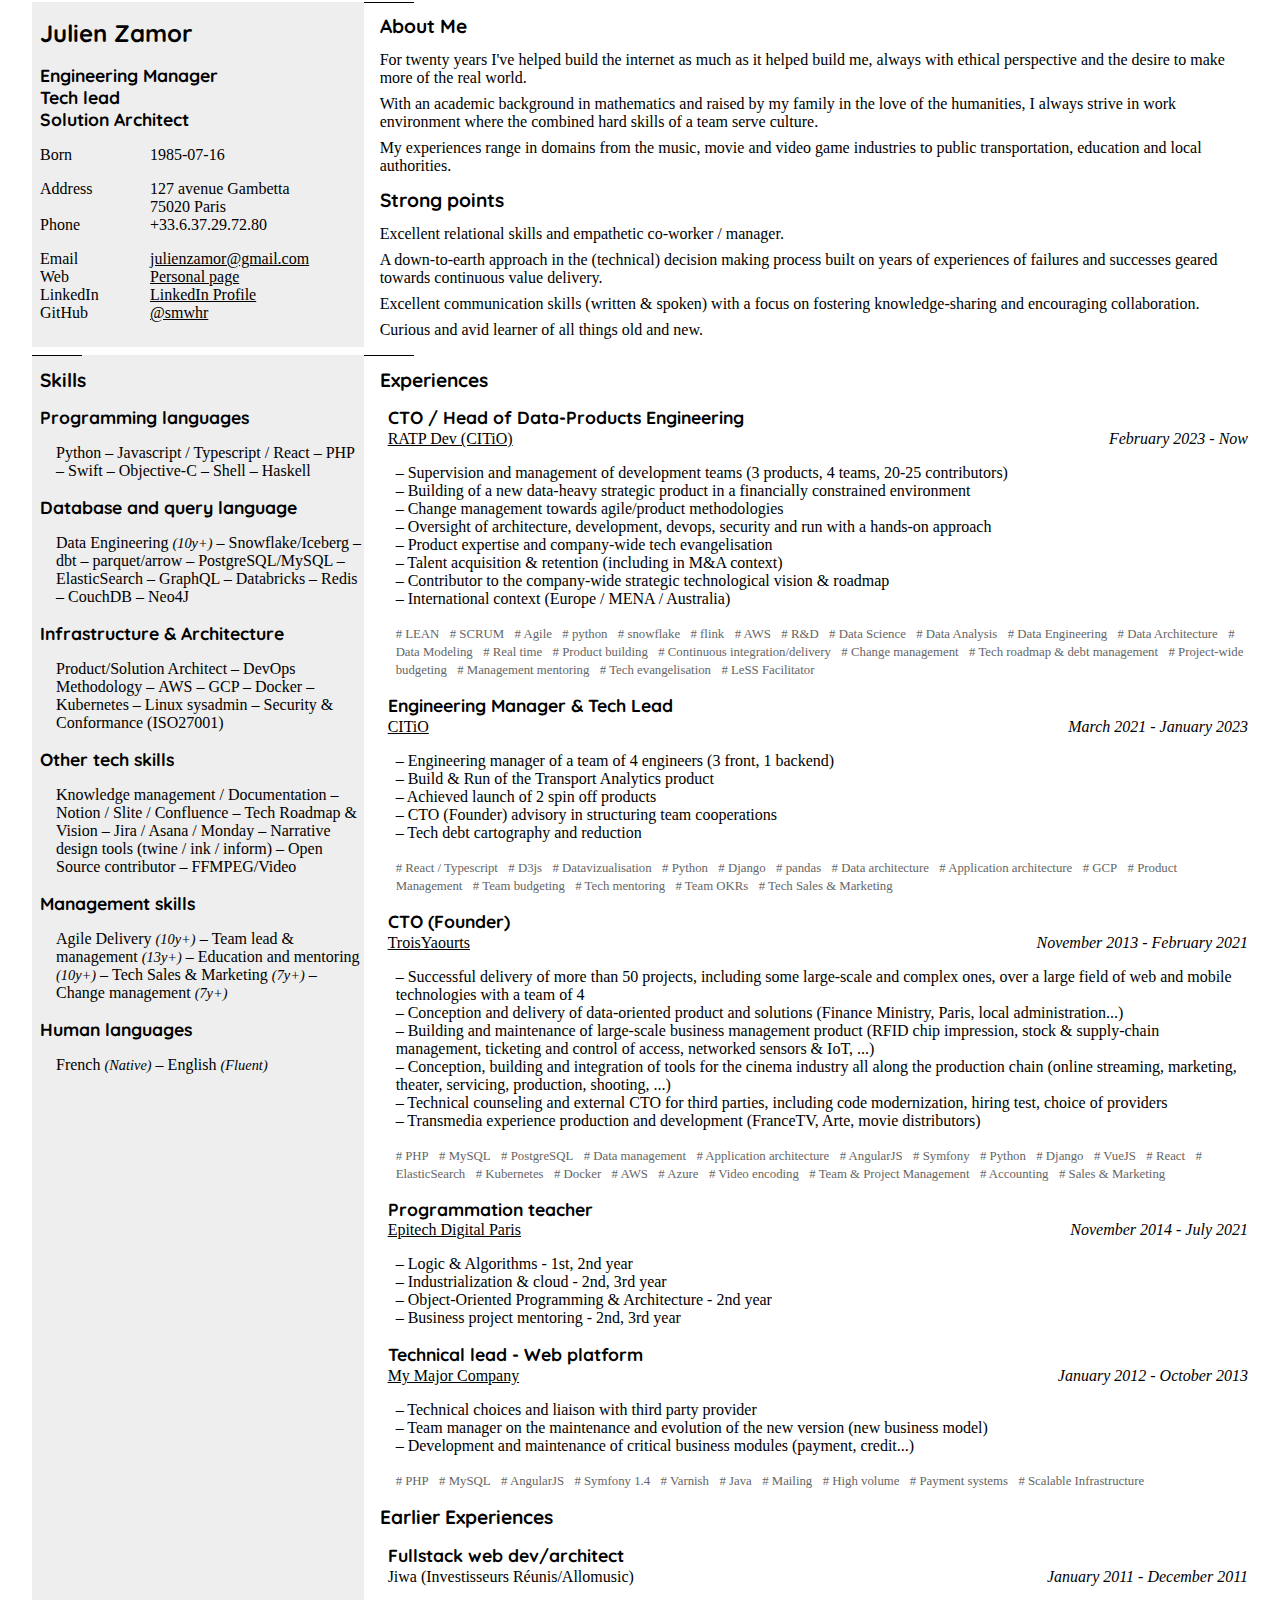
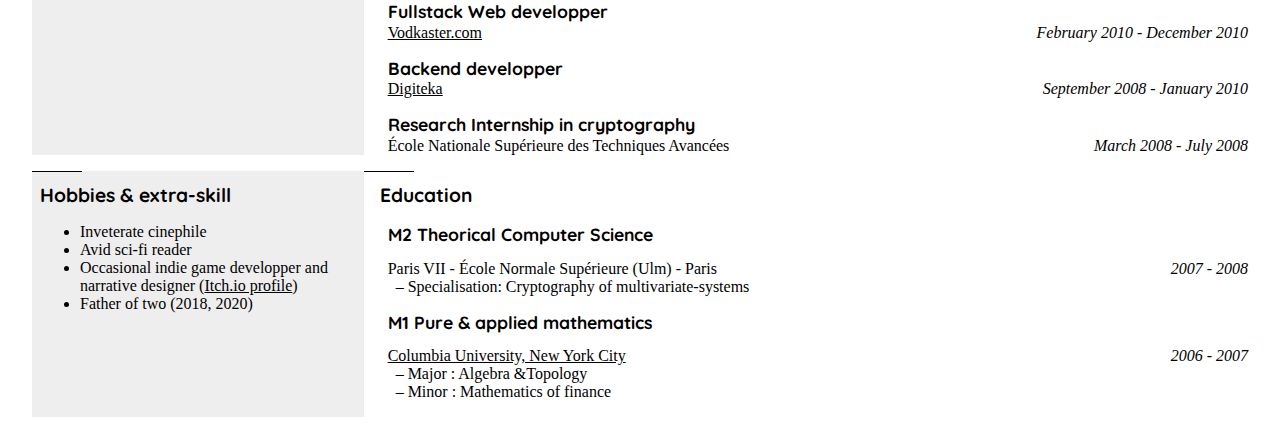
<file: index.html>
<!DOCTYPE html>
<html lang="en">
<head>
  <meta charset="UTF-8">
  <meta name="viewport" content="width=device-width, initial-scale=1.0">
  <title>Julien Zamor - Online resume</title>

  <link href="https://fonts.googleapis.com/css2?family=Quicksand:wght@700&display=swap" rel="stylesheet">

  <link rel="stylesheet" href="resume-v2.css">
</head>
<body>

<div class="hresume">
  <header class="vcard">
    <hgroup>
      <h1 class="fn" id="julien-zamor"><span class="given-name">Julien</span> <span class="family-name">Zamor</span></h1>
      <h2 class="role">
          Engineering Manager<br/>
          Tech lead<br />
          Solution Architect
      </h2>
    </hgroup> 

    <dl>
      <dt>Born</dt>
      <dd><time class="bday">1985-07-16</time></dd>
    </dl>

    <dl class="adr">
      <dt>Address</dt>
      <dd><div class="street-address">127 avenue Gambetta</div> <span class="postal-code">75020</span> <span class="locality">Paris</span></dd>
      <dt>Phone</dt>
      <dd><div class="tel">+33.6.37.29.72.80</div></dd>
    </dl>
    
    <dl class="adr">
      <dt>Email</dt>
      <dd><a class="email" href="mailto:julienzamor@gmail.com">julienzamor@gmail.com</a></dd>
      <dt>Web</dt>
      <dd><a class="url" href="https://www.smwhr.net" rel="external">Personal page</a></dd>
      <dt>LinkedIn</dt>
      <dd><a class="url" href="https://www.linkedin.com/in/julien-zamor-966a9668/" rel="external">LinkedIn Profile</a></dd>
      <dt>GitHub</dt>
      <dd><a class="url" href="https://github.com/smwhr/" rel="external">@smwhr</a></dd>
    </dl>

  </header>

  <section class="summary">
    <h1>About Me</h1>
    <p>For twenty years I've helped build the internet as much as it helped build me, always with ethical perspective and the desire to make more of the real world.</p>
    <p>With an academic background in mathematics and raised by my family in the love of the humanities, I always strive in work environment where the combined hard skills of a team serve culture.</p>
    <p>My experiences range in domains from the music, movie and video game industries to public transportation, education and local authorities.</p>

    <h1>Strong points</h1>
    <p>Excellent relational skills and empathetic co-worker / manager.</p>
    <p>A down-to-earth approach in the (technical) decision making process built on years of experiences of failures and successes geared towards continuous value delivery.</p>
    <p>Excellent communication skills (written &amp; spoken) with a focus on fostering knowledge-sharing and encouraging collaboration.</p>
    <p>Curious and avid learner of all things old and new.</p>
      
  </section>

  <section class="experience">
    <h1>Experiences</h1>

    <h2 class="title">CTO / Head of Data-Products Engineering</h2>
    <a class="url fn org" href="https://www.ratpdev.com">RATP Dev (CITiO)</a>
    <i class="experience-period">February 2023 - Now</i>
    <div class="summary">
      <ul>
        <li>Supervision and management of development teams (3 products, 4 teams, 20-25 contributors)</li>
        <li>Building of a new data-heavy strategic product in a financially constrained environment</li>
        <li>Change management towards agile/product methodologies</li>
        <li>Oversight of architecture, development, devops, security and run with a hands-on approach</li>
        <li>Product expertise and company-wide tech evangelisation</li>
        <li>Talent acquisition &amp; retention (including in M&amp;A context)</li>
        <li>Contributor to the company-wide strategic technological vision &amp; roadmap</li>
        <li>International context (Europe / MENA / Australia)</li>
      </ul>
    </div>
    <ul class="competencies skill">
      <li class="competency skill">LEAN</li>
      <li class="competency skill">SCRUM</li>
      <li class="competency skill">Agile</li>
      <li class="competency skill">python</li>
      <li class="competency skill">snowflake</li>
      <li class="competency skill">flink</li>
      <li class="competency skill">AWS</li>
      <li class="competency skill">R&D</li>
      <li class="competency skill">Data Science</li>
      <li class="competency skill">Data Analysis</li>
      <li class="competency skill">Data Engineering</li>
      <li class="competency skill">Data Architecture</li>
      <li class="competency skill">Data Modeling</li>
      <li class="competency skill">Real time</li>
      <li class="competency skill">Product building</li>
      <li class="competency skill">Continuous integration/delivery</li>
      <li class="competency skill">Change management</li>
      <li class="competency skill">Tech roadmap &amp; debt management</li>
      <li class="competency skill">Project-wide budgeting</li>
      <li class="competency skill">Management mentoring</li>
      <li class="competency skill">Tech evangelisation</li>
      <li class="competency skill">LeSS Facilitator</li>
    </ul>

    <h2 class="title">Engineering Manager &amp; Tech Lead</h2>
    <a class="url fn org" href="https://cit.io">CITiO</a>
    <i class="experience-period">March 2021 - January 2023</i>
    <div class="summary">
      <ul>
        <li>Engineering manager of a team of 4 engineers (3 front, 1 backend)</li>
        <li>Build &amp; Run of the Transport Analytics product</li>
        <li>Achieved launch of 2 spin off products</li>
        <li>CTO (Founder) advisory in structuring team cooperations</li>
        <li>Tech debt cartography and reduction</li>
      </ul>
    </div>
    <ul class="competencies skill">
      <li class="competency skill">React / Typescript</li>
      <li class="competency skill">D3js</li>
      <li class="competency skill">Datavizualisation</li>
      <li class="competency skill">Python</li>
      <li class="competency skill">Django</li>
      <li class="competency skill">pandas</li>
      <li class="competency skill">Data architecture</li>
      <li class="competency skill">Application architecture</li>
      <li class="competency skill">GCP</li>
      <li class="competency skill">Product Management</li>
      <li class="competency skill">Team budgeting</li>
      <li class="competency skill">Tech mentoring</li>
      <li class="competency skill">Team OKRs</li>
      <li class="competency skill">Tech Sales &amp; Marketing</li>
    </ul>

    <h2 class="title">CTO (Founder)</h2>
    <a class="url fn org" href="https://troisyaourts.com">TroisYaourts</a>
    <i class="experience-period">November 2013 - February 2021</i>
    <div class="summary">
      <ul>
        <li>Successful delivery of more than 50 projects, including some large-scale and complex ones, over a large field of web and mobile technologies with a team of 4</li>
        <li>Conception and delivery of data-oriented product and solutions (Finance Ministry, Paris, local administration...)</li>
        <li>Building and maintenance of large-scale business management product (RFID chip impression, stock &amp; supply-chain management, ticketing and control of access, networked sensors &amp; IoT, ...)</li>
        <li>Conception, building and integration of tools for the cinema industry all along the production chain (online streaming, marketing, theater, servicing, production, shooting, ...)</li>
        <li>Technical counseling and external CTO for third parties, including code modernization, hiring test, choice of providers</li>
        <li>Transmedia experience production and development (FranceTV, Arte, movie distributors)</li>
      </ul>
    </div>
    <ul class="competencies skill">
      <li class="competency skill">PHP</li>
      <li class="competency skill">MySQL</li>
      <li class="competency skill">PostgreSQL</li>
      <li class="competency skill">Data management</li>
      <li class="competency skill">Application architecture</li>
      <li class="competency skill">AngularJS</li>
      <li class="competency skill">Symfony</li>
      <li class="competency skill">Python</li>
      <li class="competency skill">Django</li>
      <li class="competency skill">VueJS</li>
      <li class="competency skill">React</li>
      <li class="competency skill">ElasticSearch</li>
      <li class="competency skill">Kubernetes</li>
      <li class="competency skill">Docker</li>
      <li class="competency skill">AWS</li>
      <li class="competency skill">Azure</li>
      <li class="competency skill">Video encoding</li>
      <li class="competency skill">Team &amp; Project Management</li>
      <li class="competency skill">Accounting</li>
      <li class="competency skill">Sales &amp; Marketing</li>
    </ul>
    


    <h2 class="title">Programmation teacher</h2>
    <a class="url fn org" href="http://www.supinternet.fr/">Epitech Digital Paris</a>
    <i class="experience-period">November 2014 - July 2021</i>
    <div class="summary">
      <ul>
        <li>Logic &amp; Algorithms - 1st, 2nd year</li>
        <li>Industrialization &amp; cloud - 2nd, 3rd year</li>
        <li>Object-Oriented Programming &amp; Architecture - 2nd year</li>
        <li>Business project mentoring - 2nd, 3rd year</li>
      </ul>
    </div>

    <h2 class="title">Technical lead - Web platform</h2>
    <a class="url fn org" href="http://www.mymajorcompany.com">My Major Company</a>
    <i class="experience-period">January 2012 - October 2013</i>
    <div class="summary">
      <ul>
        <li>Technical choices and liaison with third party provider</li>
        <li>Team manager on the maintenance and evolution of the new version (new business model)</li>
        <li>Development and maintenance of critical business modules (payment, credit...)</li>
      </ul>
    </div>
    <ul class="competencies skill">
      <li class="competency skill">PHP</li>
      <li class="competency skill">MySQL</li>
      <li class="competency skill">AngularJS</li>
      <li class="competency skill">Symfony 1.4</li>
      <li class="competency skill">Varnish</li>
      <li class="competency skill">Java</li>
      <li class="competency skill">Mailing</li>
      <li class="competency skill">High volume</li>
      <li class="competency skill">Payment systems</li>
      <li class="competency skill">Scalable Infrastructure</li>
    </ul>
    

    <h1>Earlier Experiences</h1>

    <h2 class="title">Fullstack web dev/architect</h2>
    <a class="fn org" >Jiwa (Investisseurs Réunis/Allomusic)</a>
    <i class="experience-period">January 2011 - December 2011</i>

    <h2 class="title">Fullstack Web developper</h2>
    <a class="url fn org" href="https://vodkaster.com">Vodkaster.com</a>
    <i class="experience-period">February 2010 - December 2010</i>

    <h2 class="title">Backend developper</h2>
    <a class="url fn org" href="https://www.digiteka.com/">Digiteka</a>
    <i class="experience-period">September 2008 - January 2010</i>


    <h2 class="title">Research Internship in cryptography</h2>
    <a class="fn org">École Nationale Supérieure des Techniques Avancées</a>
    <i class="experience-period">March 2008 - July 2008</i>

  </section>

  <section class="education">
    <h1>Education</h1>
    <ul class="vcalendar">
      <li class="education vevent">
      <div class="vcard">
        <h2 class="title">M2 Theorical Computer Science</h2>
        <a class="fn org">Paris VII - École Normale Supérieure (Ulm) - Paris</a>
        <i class="experience-period"> 2007 - 2008</i>
        
        <div class="summary">
          <ul>
            <li>Specialisation: Cryptography of multivariate-systems</li>
          </ul> 
        </div>
      </div>
      </li>

      <li class="education vevent">
      <div class="vcard">
        <h2 class="title">M1 Pure &amp; applied mathematics</h2>
        <a class="url fn org" href="https://columbia.edu/">Columbia University, New York City</a>
        <i class="experience-period"> 2006 - 2007</i>
        
        <div class="summary">
          <ul>
            <li>Major : Algebra &amp;Topology</li>
            <li>Minor : Mathematics of finance</li>
          </ul> 
        </div>
      </div>
      </li>
    </ul>
  </section>

  <section class="skills">
    <h1>Skills</h1>
    <h2>Programming languages</h2>
    <ul class="competencies skill">
      <li class="competency skill">
        <span class="summary">Python</span>
      </li>
      <li class="competency skill">
        <span class="summary">Javascript / Typescript / React</span>
      </li>
      <li class="competency skill">
        <span class="summary">PHP</span>
      </li>
      <li class="competency skill">
        <span class="summary">Swift</span>
      </li>
      <li class="competency skill">
        <span class="summary">Objective-C</span>
      </li>
      <li class="competency skill">
        <span class="summary">Shell</span>
      </li>
      <li class="competency skill">
        <span class="summary">Haskell</span>
      </li>
    </ul>

    <h2>Database and query language</h2>
    <ul class="competencies skill">
      <li class="competency skill">
        <span class="summary">Data Engineering</span>
        <span class="proficiency">10y+</span>
      </li>
      <li class="competency skill">
        <span class="summary">Snowflake/Iceberg</span>
      </li>
      <li class="competency skill">
        <span class="summary">dbt</span>
      </li>
      <li class="competency skill">
        <span class="summary">parquet/arrow</span>
      </li>
      <li class="competency skill">
        <span class="summary">PostgreSQL/MySQL</span>
      </li>
      <li class="competency skill">
        <span class="summary">ElasticSearch</span>
      </li>
      <li class="competency skill">
        <span class="summary">GraphQL</span>
      </li>
      <li class="competency skill">
        <span class="summary">Databricks</span>
      </li>
      <li class="competency skill">
        <span class="summary">Redis</span>
      </li>
      <li class="competency skill">
        <span class="summary">CouchDB</span>
      </li>
      <li class="competency skill">
        <span class="summary">Neo4J</span>
      </li>
    </ul>

    <h2>Infrastructure &amp; Architecture</h2>
    <ul class="competencies skill">
      <li class="competency skill">
        <span class="summary">Product/Solution Architect</span>
      </li>
      <li class="competency skill">
        <span class="summary">DevOps Methodology</span>
      </li>
      <li class="competency skill">
        <span class="summary">AWS</span>
      </li>
      <li class="competency skill">
        <span class="summary">GCP</span>
      </li>
      <li class="competency skill">
        <span class="summary">Docker</span>
      </li>
      <li class="competency skill">
        <span class="summary">Kubernetes</span>
      </li>
      <li class="competency skill">
        <span class="summary">Linux sysadmin</span>
      </li>
      <li class="competency skill">
        <span class="summary">Security &amp; Conformance (ISO27001)</span>
      </li>
    </ul>


    <h2>Other tech skills</h2>
    <ul class="competencies skill">
      <li class="competency skill">
        <span class="summary">Knowledge management / Documentation</span>
      </li>
      <li class="competency skill">
        <span class="summary">Notion / Slite / Confluence</span>
      </li>
      <li class="competency skill">
        <span class="summary">Tech Roadmap &amp; Vision</span>
      </li>
      <li class="competency skill">
        <span class="summary">Jira / Asana / Monday</span>
      </li>
      <li class="competency skill">
        <span class="summary">Narrative design tools (twine / ink / inform)</span>
      </li>
      <li class="competency skill">
        <span class="summary">Open Source contributor</span>
      </li>
      <li class="competency skill">
        <span class="summary">FFMPEG/Video</span>
      </li>
    </ul>

    <h2>Management skills</h2>
    <ul class="competencies skill">
      <li class="competency skill">
          <span class="summary">Agile Delivery</span>
          <span class="proficiency">10y+</span>
      </li>
      <li class="competency skill">
          <span class="summary">Team lead &amp; management</span>
          <span class="proficiency">13y+</span>
      </li>
      <li class="competency skill">
          <span class="summary">Education and mentoring</span>
          <span class="proficiency">10y+</span>
      </li>
      <li class="competency skill">
        <span class="summary">Tech Sales &amp; Marketing</span>
        <span class="proficiency">7y+</span>
      </li>
      <li class="competency skill">
        <span class="summary">Change management</span>
        <span class="proficiency">7y+</span>
      </li>
    </ul>

    <h2>Human languages</h2>
    <ul class="competencies language">
      <li class="competency language">
          <span class="summary">French</span>
          <span class="proficiency">Native</span>
      </li>
      <li class="competency language">
          <span class="summary">English</span>
          <span class="proficiency">Fluent</span>
      </li>
    </ul>
    
  </section>

  <section class="extra">
    <h1>Hobbies &amp; extra-skill</h1>

    <div class="summary">
      <ul>
        <li>Inveterate cinephile</li>
        <li>Avid sci-fi reader</li>
        <li>Occasional indie game developper and narrative designer (<a href="https://smwhr.itch.io/">Itch.io profile</a>)</li>
        <li>Father of two (2018, 2020)</li>
      </ul>
  </section>
</div>
</body>
</html>
</file>
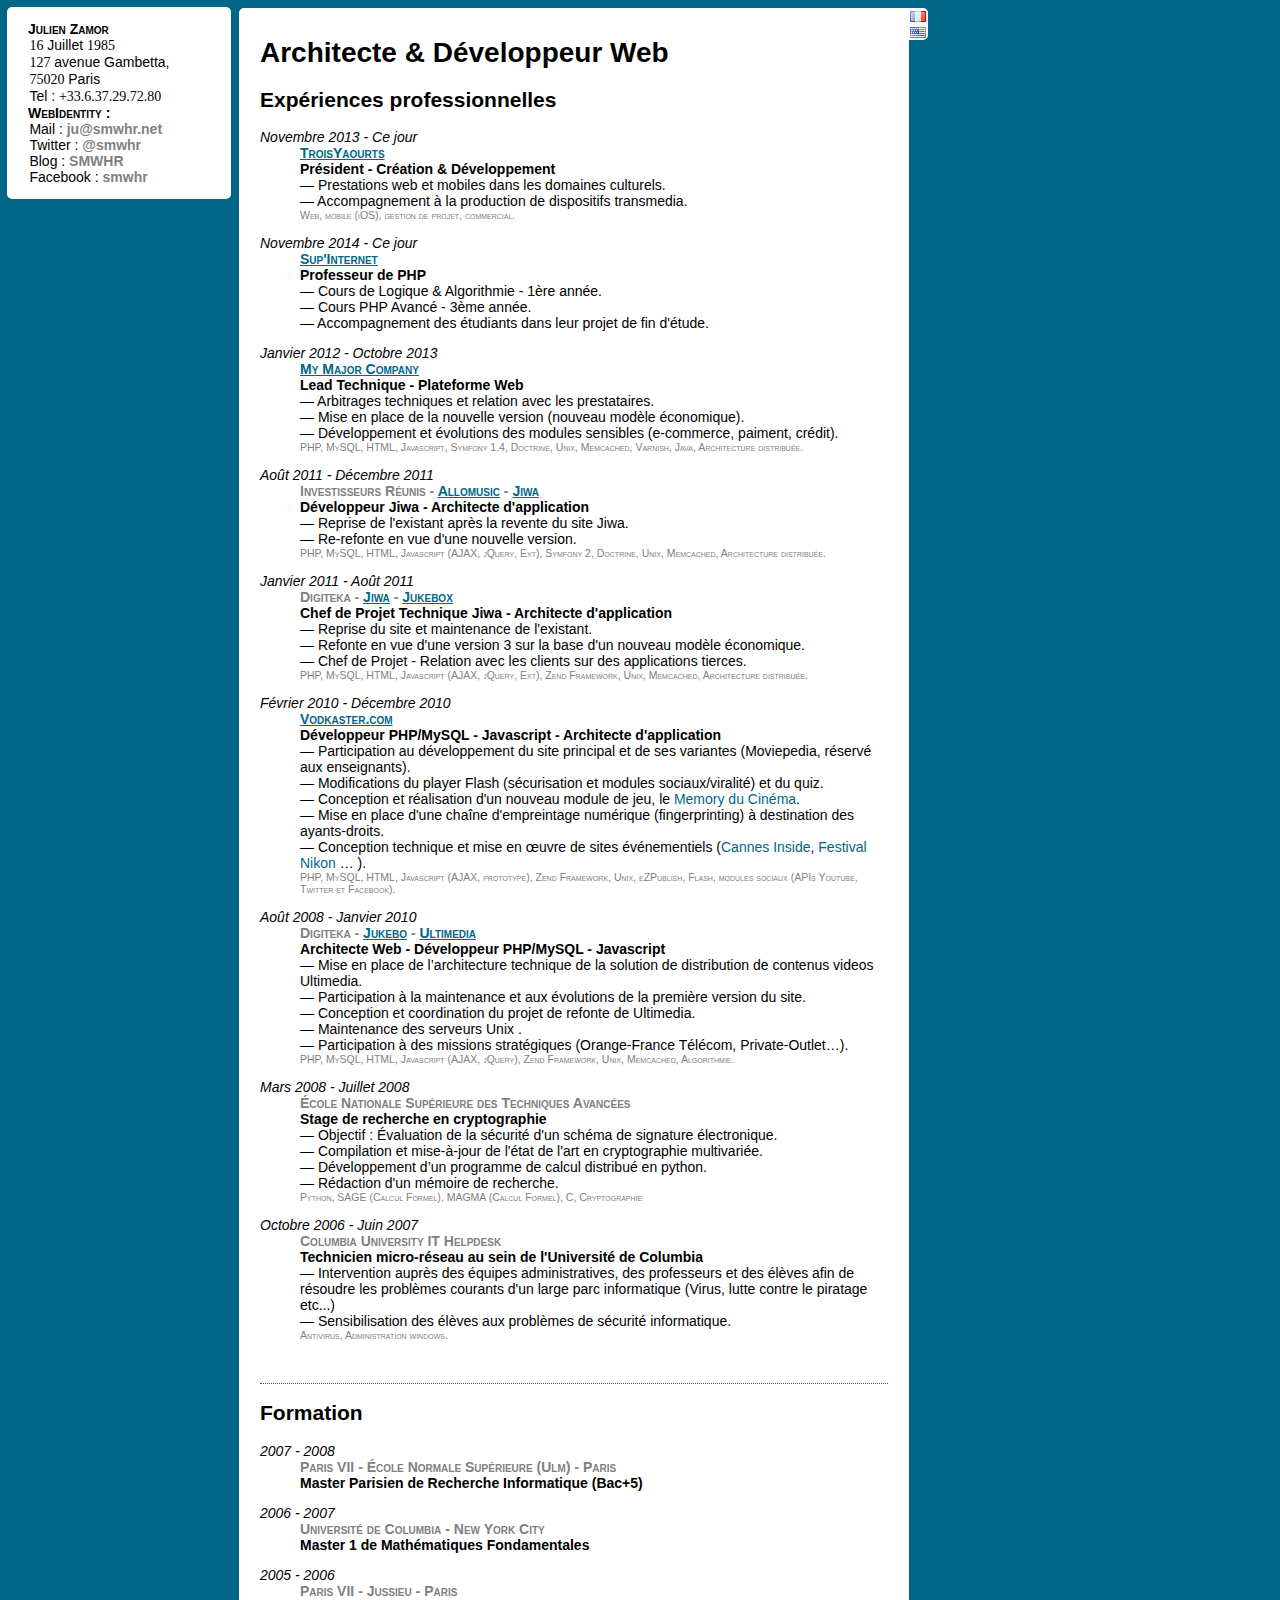
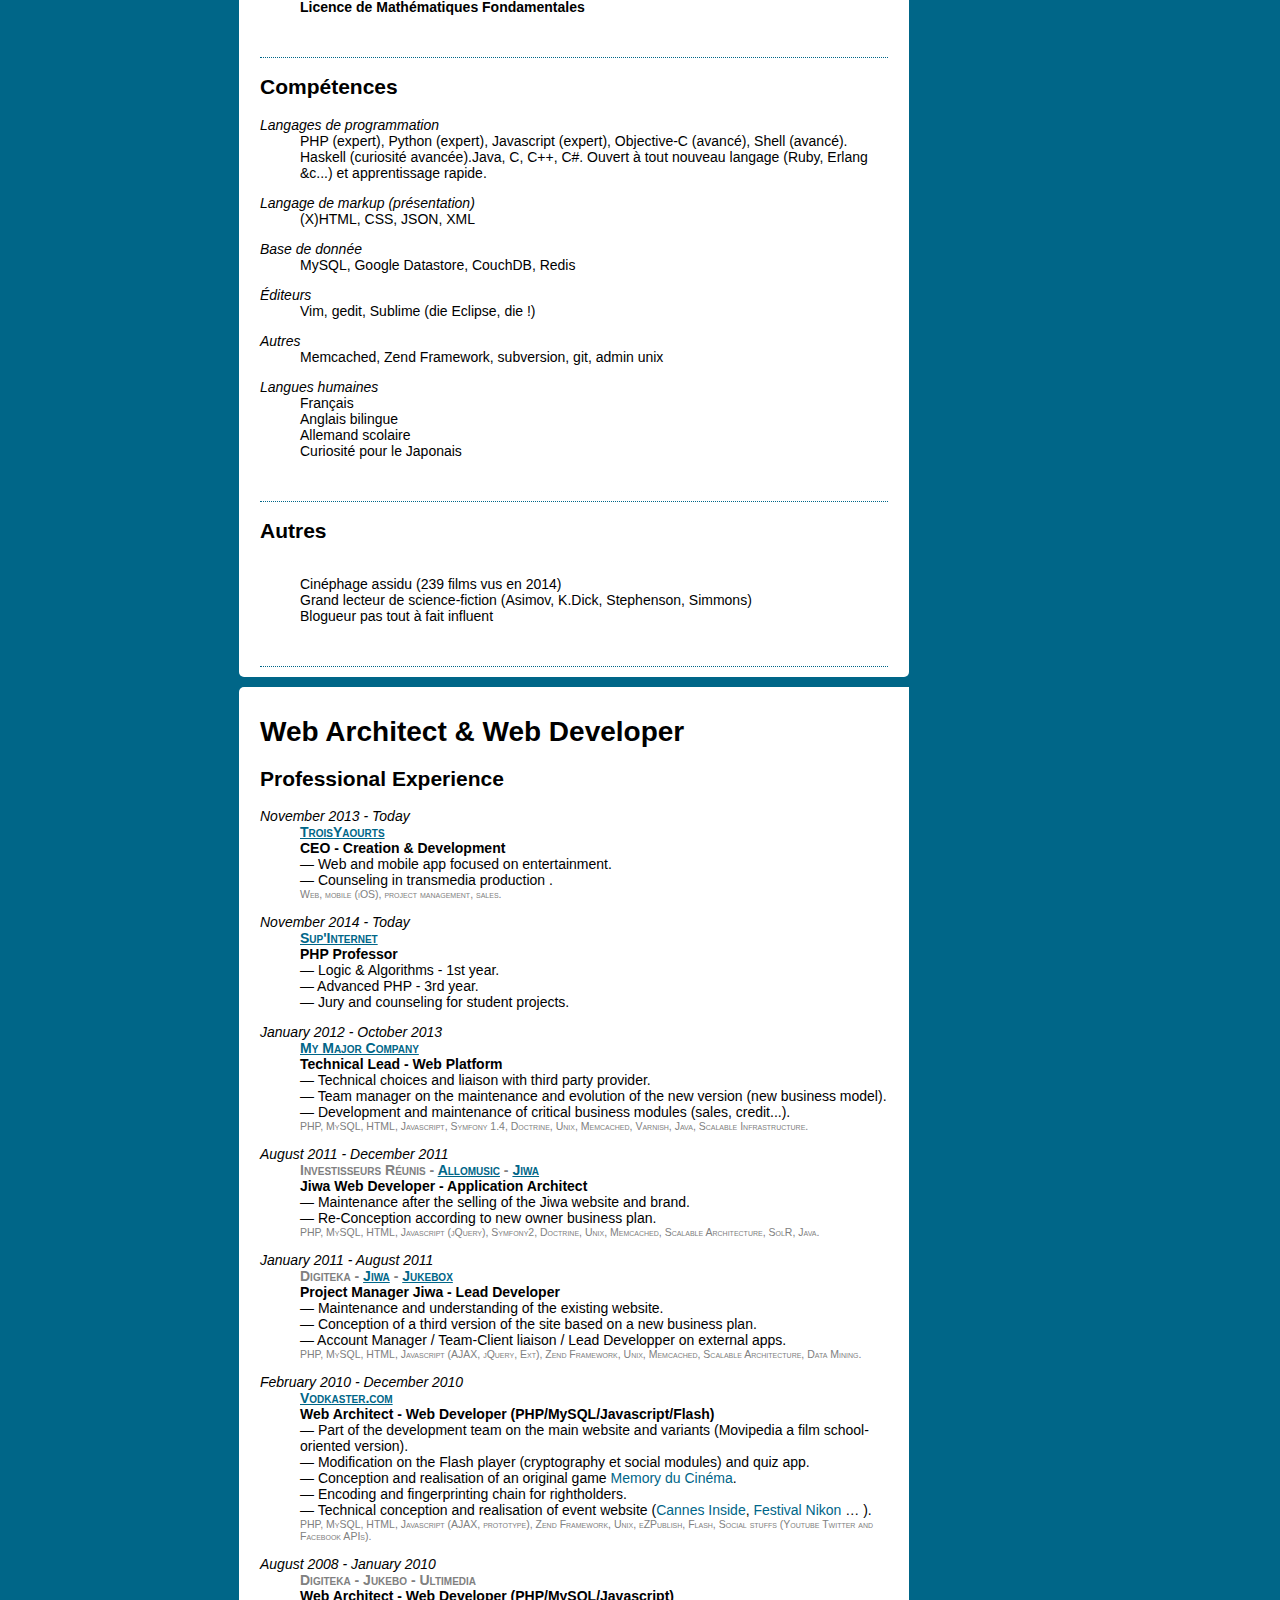
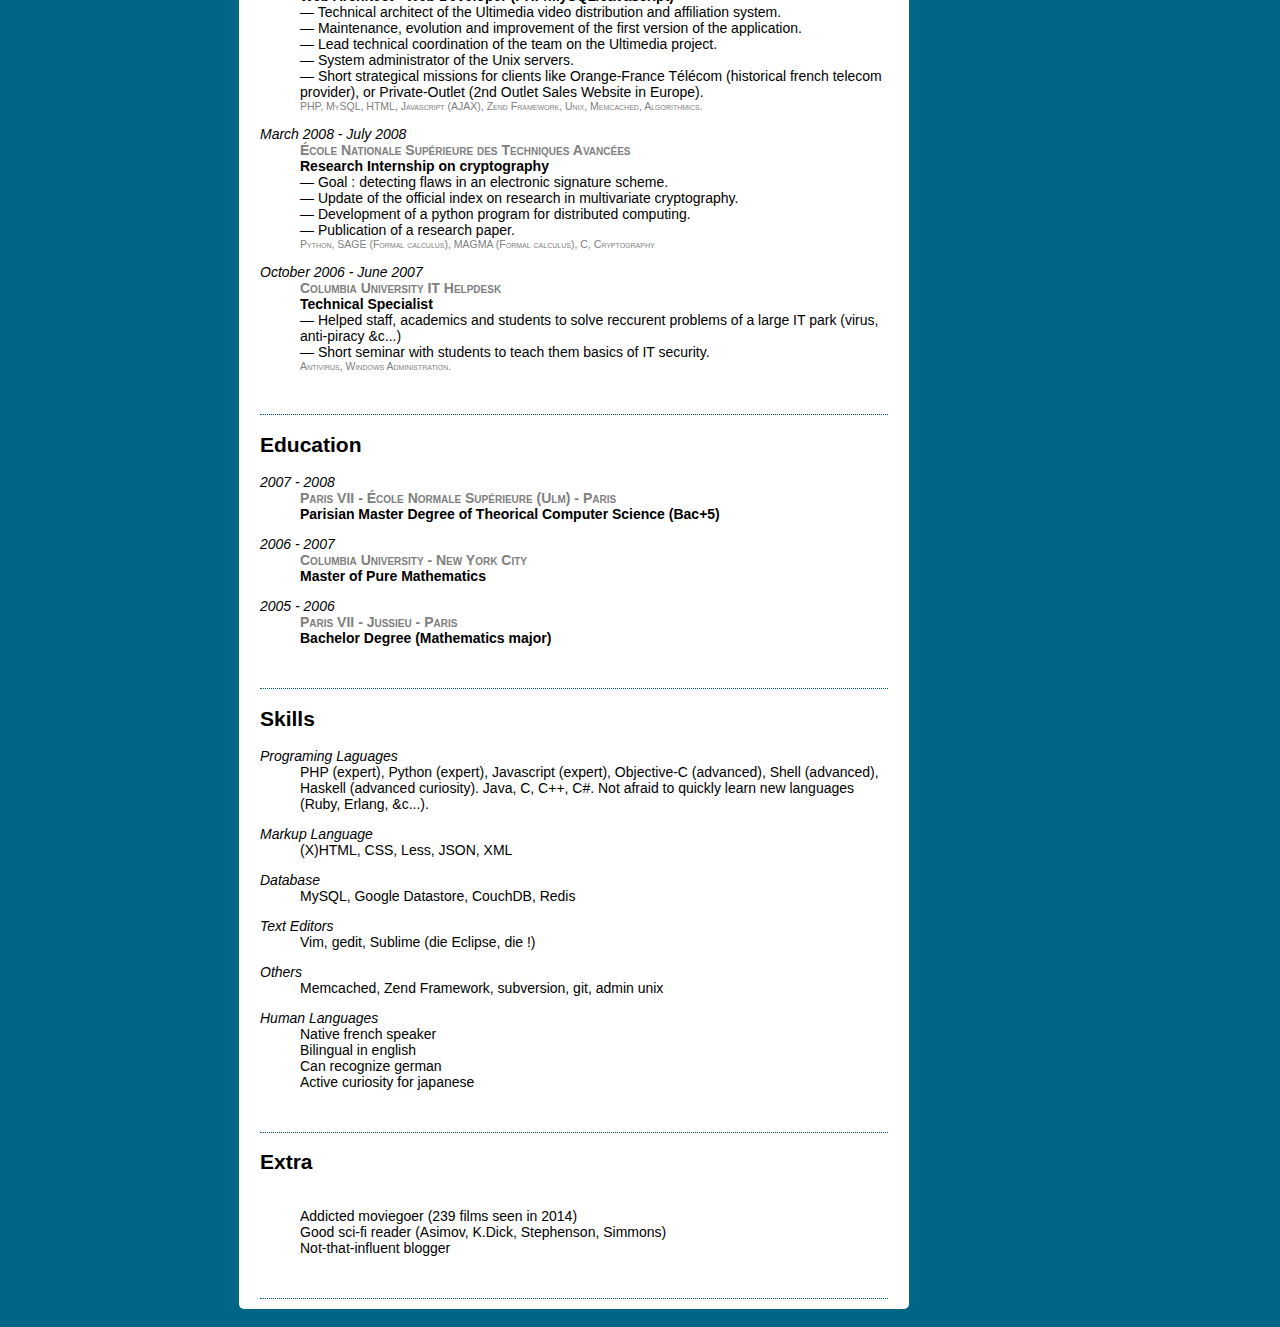
<file: index-old.html>
<!DOCTYPE html PUBLIC "-//W3C//DTD XHTML 1.0 Transitional//EN" "http://www.w3.org/TR/xhtml1/DTD/xhtml1-transitional.dtd">
<html xmlns="http://www.w3.org/1999/xhtml" xml:lang="en" lang="en">
    <head>
    <meta http-equiv="content-type" content="text/html; charset=UTF-8" />
    <title>Julien Zamor - Resume - Curriculum Vitae</title>
    
    <style type="text/css">
    .round{-moz-border-radius:5px;-webkit-border-radius:5px;}
    
    body{
        background: #006688;
        font-family: Verdana,Sans-serif;
        font-size: 14px;
    }

    #global{
        position: relative;
        margin-top: 0pt;
        margin-right: auto;
        margin-bottom: 0pt;
        margin-left: 16.5em;
        width: 689px;
        text-align: left;
        vertical-align: top;
    }
    
    #flags{
        -moz-border-radius-topright:5px;
        -moz-border-radius-bottomright:5px;
        -webkit-border-top-right-radius:5px;
        -webkit-border-bottom-right-radius:5px;
        position: absolute;
        top: 0;
        right: 0;
        margin: 0;
        padding: 0;
        background: white;
    }
    #flags ul, #flags li{
        margin: 0;
        padding: 0;
        list-style: none;
    }

    #flags a{
        color: transparent;
    }
    .flag_fr{
        background: url('fr.png') center no-repeat;
    }
    .flag_en{
        background: url('us.png') center no-repeat;
    }

    .container{
        -moz-border-radius-topright:0px;
        -webkit-border-top-right-radius:0px;
        padding-top: 10px;
        padding-right: 0;
        padding-bottom: 10px;
        padding-left: 0;
        margin-right: 0;
        margin-bottom: 10px;
        width: 670px;
        background: white;
        display: inline-block;
    }
    
    h1{
        margin-left: 0.75em;
    }
    
    .section{
        margin-left: 1.5em;
        margin-right: 1.5em;
        padding-bottom: 2em;
        border-bottom: dotted 1px #006688;
    }
    
    .section dt{
        margin-top: 1em;
        font-style: italic;
    }
    
    .section dd a{
        color:#006688;
    }
    
    .section dd.company{
        font-variant: small-caps;
        font-weight: bold;
        color: grey;
    }
    
    .section dd.title {
        font-weight: bold;
    }
    .section dd.title a{
        text-decoration: none;
        color: grey;
    }
    .section dd.description{
        /*text-align: justify;*/
    }
    .section dd.description a{
        color:#006688;
        text-decoration: none;
        list-style: square;
    } 
    .section dd.keywords{
        font-size: 0.75em;
        font-variant: small-caps;
        color: grey;
    }
    
    #contact{
        position: fixed;
        top: 0.5em;
        left: 0.5em;
        width: 15em;
        background: white;
        padding-left: 1em;
    }
    #contact dt{
        font-variant: small-caps;
        font-weight: bold;
    }
    #contact dl{
        margin-left: 0.5em;
    }
    #contact dd{
        margin-left: 0.1em;
    }
    #contact a{
        font-weight: bold;
        color: grey;
        text-decoration: none;
    }
    
    .num{
        font-family:Georgia;
    }

    @media print {
        body{
            background-color: transparent;
        }
        #container_en{
            display: none;
        }
        .section.personal{
            display: none;
        }
        #contact{
            color:white;
            background-color: #006688;
            height:250%;
        }
        #contact a{
            color:white;
        }

        #contact dt{
            margin-top: 50px;
        }
        #flags{
            display: none;
        }
    }
    
    </style>
    
    </head>
    
    <body>
    
        <div id="contact" class="round">
            <dl>
                <dt>Julien Zamor</dt>
                    <dd><span class="num">16</span> Juillet <span class="num">1985</span></dd>
                    <dd><span class="num">127</span> avenue Gambetta, <br/> <span class="num">75020</span> Paris</dd>
                    <dd>Tel : <span class="num">+33.6.37.29.72.80</span></dd>
                <dt>WebIdentity :</dt>
                    <dd>Mail : <a href="mailto:ju_at_smwhr.net">ju@smwhr.net</a></dd>
                    <dd>Twitter : <a rel="me" href="http://www.twitter.com/smwhr">@smwhr</a></dd>
                    <dd>Blog : <a rel="me" href="http://blog.smwhr.net/">SMWHR</a></dd>
                    <dd>Facebook : <a rel="me" href="http://www.facebook.com/smwhr">smwhr</a></dd>
            </dl>
        </div>

        <div id="global">
            
            <div id="flags">
                <ul>
                    <li class="flag_fr"><a id="link_fr" href="#fr" title="En français">FR</a></li>
                    <li class="flag_en"><a id="link_en" href="#en" title="In english">EN</a></li>
                </ul>
            </div>
            
            <div id="container_fr" class="container round">
                <a name="fr" ></a>
                <h1>Architecte &amp; Développeur Web</h1>
                
                <div class="section professional">
                    <h2>Expériences professionnelles</h2>
                    <dl><dt>Novembre 2013 - Ce jour</dt>
                            <dd class="company"><a href="http://www.troisyaourts.com">TroisYaourts</a></dd>
                            <dd class="title">Président - Création &amp; Développement</dd>
                            <dd class="description">&mdash; Prestations web et mobiles dans les domaines culturels.</dd>
                            <dd class="description">&mdash; Accompagnement à la production de dispositifs transmedia.</dd>
                            <dd class="keywords">Web, mobile (iOS), gestion de projet, commercial.</dd>
                        <dt>Novembre 2014 - Ce jour</dt>
                            <dd class="company"><a href="http://www.supinternet.fr/">Sup'Internet</a></dd>
                            <dd class="title">Professeur de PHP</dd>
                            <dd class="description">&mdash; Cours de Logique &amp; Algorithmie - 1ère année.</dd>
                            <dd class="description">&mdash; Cours PHP Avancé - 3ème année.</dd>
                            <dd class="description">&mdash; Accompagnement des étudiants dans leur projet de fin d'étude.</dd>
                        <dt>Janvier 2012 - Octobre 2013</dt>
                            <dd class="company"><a href="http://www.mymajorcompany.com">My Major Company</a></dd>
                            <dd class="title">Lead Technique - Plateforme Web</dd>
                            <dd class="description">&mdash; Arbitrages techniques et relation avec les prestataires.</dd>
                            <dd class="description">&mdash; Mise en place de la nouvelle version (nouveau modèle économique).</dd>
                            <dd class="description">&mdash; Développement et évolutions des modules sensibles (e-commerce, paiment, crédit).</dd>
                            <dd class="keywords">PHP, MySQL, HTML, Javascript, Symfony&nbsp;1.4, Doctrine, Unix, Memcached, Varnish, Java, Architecture distribuée.</dd>
                        <dt>Août 2011 - Décembre 2011</dt>
                            <dd class="company">Investisseurs Réunis - <a href="http://www.allomusic.com">Allomusic</a> - <a href="http://www.jiwa.fr">Jiwa</a></dd>
                            <dd class="title">Développeur Jiwa - Architecte d'application</dd>
                            <dd class="description">&mdash; Reprise de l'existant après la revente du site Jiwa.</dd>
                            <dd class="description">&mdash; Re-refonte en vue d'une nouvelle version.</dd>
                            <dd class="keywords">PHP, MySQL, HTML, Javascript (AJAX, jQuery, Ext), Symfony&nbsp;2, Doctrine, Unix, Memcached, Architecture distribuée.</dd>
                        <dt>Janvier 2011 - Août 2011</dt>
                            <dd class="company">Digiteka - <a href="http://www.jiwa.fr">Jiwa</a> - <a href="http://www.jukebox.fr">Jukebox</a></dd>
                            <dd class="title">Chef de Projet Technique Jiwa - Architecte d'application</dd>
                            <dd class="description">&mdash; Reprise du site et maintenance de l'existant.</dd>
                            <dd class="description">&mdash; Refonte en vue d'une version 3 sur la base d'un nouveau modèle économique.</dd>
                            <dd class="description">&mdash; Chef de Projet - Relation avec les clients sur des applications tierces.</dd>
                            <dd class="keywords">PHP, MySQL, HTML, Javascript (AJAX, jQuery, Ext), Zend Framework, Unix, Memcached, Architecture distribuée.</dd>
                        <dt>Février 2010 - Décembre 2010</dt>
                            <dd class="company"><a href="http://www.vodkaster.com">Vodkaster.com</a></dd>
                            <dd class="title">Développeur PHP/MySQL - Javascript - Architecte d'application</dd>
                            <dd class="description">&mdash; Participation au développement du site principal et de ses variantes (Moviepedia, réservé aux enseignants).</dd>
                            <dd class="description">&mdash; Modifications du player Flash (sécurisation et modules sociaux/viralité) et du quiz.</dd>
                            <dd class="description">&mdash; Conception et réalisation d'un nouveau module de jeu, le <a href="http://www.vodkaster.com/Memory-du-cinema">Memory du Cinéma</a>.</dd>
                            <dd class="description">&mdash; Mise en place d'une chaîne d'empreintage numérique (fingerprinting) à destination des ayants-droits.</dd>
                            <dd class="description">&mdash; Conception technique et mise en œuvre de sites événementiels (<a href='http://www.cannesinside.com/'>Cannes Inside</a>, <a href='http://www.festivalnikon.fr/'>Festival Nikon</a> … ).</dd>
                            <dd class="keywords">PHP, MySQL, HTML, Javascript (AJAX, prototype), Zend Framework, Unix, eZPublish, Flash, modules sociaux (APIs Youtube, Twitter et Facebook).</dd>
                        <dt>Août 2008 - Janvier 2010</dt>
                            <dd class="company">Digiteka - <a href="http://www.jukebo.fr">Jukebo</a> - <a href="http://www.ultimedia.com">Ultimedia</a></dd>
                            <dd class="title">Architecte Web - Développeur PHP/MySQL - Javascript</dd>
                            <dd class="description">&mdash; Mise en place de l’architecture technique de la solution de distribution de contenus videos Ultimedia.</dd>
                            <dd class="description">&mdash; Participation à la maintenance et aux évolutions de la première version du site.</dd>
                            <dd class="description">&mdash; Conception et coordination du projet de refonte de Ultimedia.</dd>
                            <dd class="description">&mdash; Maintenance des serveurs Unix .</dd>
                            <dd class="description">&mdash; Participation à des missions stratégiques (Orange-France Télécom, Private-Outlet…).</dd>
                            <dd class="keywords">PHP, MySQL, HTML, Javascript (AJAX, jQuery), Zend Framework, Unix, Memcached, Algorithmie.</dd>
                    
                        <dt>Mars 2008 - Juillet 2008</dt>
                            <dd class="company">École Nationale Supérieure des Techniques Avancées</dd>
                            <dd class="title">Stage de recherche en cryptographie</dd>
                            <dd class="description">&mdash; Objectif : Évaluation de la sécurité d'un schéma de signature électronique.</dd>
                            <dd class="description">&mdash; Compilation et mise-à-jour de l'état de l'art en cryptographie multivariée.</dd>
                            <dd class="description">&mdash; Développement d’un programme de calcul distribué en python.</dd>
                            <dd class="description">&mdash; Rédaction d'un mémoire de recherche.</dd>
                            <dd class="keywords">Python, SAGE (Calcul Formel), MAGMA (Calcul Formel), C, Cryptographie</dd>
                    
                        <dt>Octobre 2006 - Juin 2007</dt>
                            <dd class="company">Columbia University IT Helpdesk</dd>
                            <dd class="title">Technicien micro-réseau au sein de l'Université de Columbia</dd>
                            <dd class="description">&mdash; Intervention auprès des équipes administratives, des professeurs et des élèves afin de résoudre les problèmes courants d'un large parc informatique (Virus, lutte contre le piratage etc...) </dd>
                            <dd class="description">&mdash; Sensibilisation des élèves aux problèmes de sécurité informatique.</dd>
                            <dd class="keywords">Antivirus, Administration windows.</dd>
                    
                    </dl>
                </div>
                
                <!-- <div class="section personal">
                    <h2>Projets personnels</h2>
                    <dl>
                    	<dt>2012</dt>
							<dd class="title"><a href="http://bingo.smwhr.net/">TV Bingo</a></dd>
                            <dd class="description">Application pour jouer, en temps réel au "tv bingo", tous ensemble face à un évènement (Césars, Oscars etc..)</dd>
                            <dd class="keywords">Symfony 2, NodeJS, Redis, Bootstrap, communautaire</dd>

						<dt>2011</dt>
							<dd class="title"><a href="http://natagroup.net/">le Natagroup</a></dd>
                            <dd class="description">Collectif drôlatique à vocation humoristique. On joue avec les codes des réseaux sociaux et on parodie les travers des sites à succès.</dd>
                            <dd class="keywords">PHP, jQuery, Wordpress, iOS, flash, vidéo, son, communautaire</dd>
                        <dt>Novembre 2010</dt>
                            <dd class="title"><a href="http://blackcat.smwhr.net/~smwhr/memory/">le Mémo-twittos</a></dd>
                            <dd class="description">Le bon vieux mémory, légèrement modifié et skinné avec les avatars des utilisateurs francophones de Twitter, c'est le prototype (développé d'abord par jeu) du Mémory développé chez Vodkaster.</dd>
                            <dd class="keywords">PHP, jQuery</dd>
                        <dt>Septembre 2010</dt>
                            <dd class="title"><a href="http://tupreferes.net">Tu préfères</a></dd>
                            <dd class="description">Une expérience absurde où le visiteur doit exprimer ses préférences entre deux choses qui n'ont rien à voir. Temps moyen passé sur le site : 22'.</dd>
                            <dd class="keywords">PHP/MySQL, jQuery</dd>
                        <dt>Septembre 2010</dt>
                            <dd class="title">Le Wouzwou</dd>
                            <dd class="description">Un espace où chacun pouvait laisser anonyment un commentaire sur le pseudo de quiconque possède un compte twitter. Développé en moins d'une heure, le site enregistre 19000 connexions en 2h et plus de 2500 commentaires. Le site reste ouvert 2h puis est fermé face aux dérives de l'anonymat.</dd>
                            <dd class="keywords">PHP/NoSQL, Modules sociaux</dd>
                        <dt>Automne-Hiver 2009</dt>
                            <dd class="title">RandomTV 24h [<a target="_blank" href="http://24h.randombook.net/">http://24h.randombook.net/</a>]</dd>
                            <dd class="description">Notre bonne vieille télé, remise au goût du jour : un flux ininterrompu de vidéos, transmis en simultané à tous les visiteurs et qui pourra être exporté sous forme de widget à ajouter sur son blog ou des sites tels que Netvibes ou iGoogle. Défi personnel : regarder vingt-quatre heures de vidéos Youtube choisies par les visiteurs du site. </dd>
                            <dd class="keywords">PHP/NoSQL, Javascript (AJAX), Youtube API, Twitter API, UWA</dd>
                        <dt>2009-2010</dt>
                            <dd class="title">I Walk Paris [standby]</dd>
                            <dd class="description">Site pour mobile (en particulier l'iPhone) destiné à faire connaître des endroits méconnus de la capitale</dd>
                            <dd class="keywords">Python (Django), Google App Datastore, Javascript (JQuery-iphone), Google Maps API</dd>
                        <dt>2005-2007</dt>
                            <dd class="title">Site internet de la Prépa Jacques Decour</dd>
                            <dd class="description">Site, blog et forum rassemblant infos et polycopiés à destination des élèves et des profs, ainsi qu'une application de calendrier répartissant équitablement les oraux hebdomadaires entre les élèves et les professeurs.</dd>
                            <dd class="keywords">PHP/MySQL, Dotclear, Wordpress, Forum PHPBB, Spip</dd>
                        <dt>2001-2005</dt>
                            <dd class="title">Clyo [<a target="_blank" href="http://www.clyo.free.fr/">http://www.clyo.free.fr/</a>]</dd>
                            <dd class="description">Outil de gestion complète d'une communauté de joueurs dans la cité virtuelle de Venys (comptes en banque, cadastre immobilier, production et commerce de produits &amp;c...)</dd>
                            <dd class="keywords">PHP (full objet), MySQL</dd>
                    </dl>
                </div> -->

                <div class="section education">
                    <h2>Formation</h2>
                    <dl>
                        <dt>2007 - 2008</dt>
                            <dd class="company">Paris VII - École Normale Supérieure (Ulm) - Paris</dd>
                            <dd class="title">Master Parisien de Recherche Informatique (Bac+5)</dd>
                        <dt>2006 - 2007</dt>
                            <dd class="company">Université de Columbia - New York City</dd>
                            <dd class="title">Master 1 de Mathématiques Fondamentales</dd>
                        <dt>2005 - 2006</dt>
                            <dd class="company">Paris VII - Jussieu - Paris</dd>
                            <dd class="title">Licence de Mathématiques Fondamentales</dd>
                    </dl>
                </div>
                <div class="section skills">
                    <h2>Compétences</h2>
                    <dl>
                        <dt>Langages de programmation</dt>
                                <dd class="description">PHP (expert), Python (expert), Javascript (expert), Objective-C (avancé), Shell (avancé). Haskell (curiosité avancée).Java, C, C++, C#. Ouvert à tout nouveau langage (Ruby, Erlang &amp;c...) et apprentissage rapide.</dd>
                        <dt>Langage de markup (présentation)</dt>
                                <dd class="description">(X)HTML, CSS, JSON, XML</dd>
                        <dt>Base de donnée</dt>
                                <dd class="description">MySQL, Google Datastore, CouchDB, Redis</dd>
                        <dt>Éditeurs</dt>
                                <dd class="description">Vim, gedit, Sublime (die Eclipse, die !)</dd>
                        <dt>Autres</dt>
                                <dd class="description">Memcached, Zend Framework, subversion, git, admin unix</dd>
                        <dt>Langues humaines</dt>
                                <dd class="description">Français</dd>
                                <dd class="description">Anglais bilingue</dd>
                                <dd class="description">Allemand scolaire</dd>
                                <dd class="description">Curiosité pour le Japonais</dd>
                    </dl>
                </div>
                
                <div class="section extra">
                    <h2>Autres</h2>
                    <dl>
                        <dt>&nbsp;</dt>
                            <dd class="description">Cinéphage assidu (239 films vus en 2014)</dd>
                            <dd class="description">Grand lecteur de science-fiction (Asimov, K.Dick, Stephenson, Simmons)</dd>
                            <dd class="description">Blogueur pas tout à fait influent</dd>
                    </dl>
                </div>

            </div>
            
            <div id="container_en" class="container round">
                <a name="en" ></a>
                <h1>Web Architect &amp; Web Developer </h1>
                
                <div class="section professional">
                    <h2>Professional Experience</h2>
                    <dl>
                    <dt>November 2013 - Today</dt>
                            <dd class="company"><a href="http://www.troisyaourts.com">TroisYaourts</a></dd>
                            <dd class="title">CEO - Creation &amp; Development</dd>
                            <dd class="description">&mdash; Web and mobile app focused on entertainment.</dd>
                            <dd class="description">&mdash; Counseling in transmedia production .</dd>
                            <dd class="keywords">Web, mobile (iOS), project management, sales.</dd>
                    <dt>November 2014 - Today</dt>
                            <dd class="company"><a href="http://www.supinternet.fr/">Sup'Internet</a></dd>
                            <dd class="title">PHP Professor</dd>
                            <dd class="description">&mdash; Logic &amp; Algorithms - 1st year.</dd>
                            <dd class="description">&mdash; Advanced PHP - 3rd year.</dd>
                            <dd class="description">&mdash; Jury and counseling for student projects.</dd>
			             <dt>January 2012 - October 2013</dt>
                            <dd class="company"><a href="http://www.mymajorcompany.com">My Major Company</a></dd>
                            <dd class="title">Technical Lead - Web Platform</dd>
                            <dd class="description">&mdash; Technical choices and liaison with third party provider.</dd>
                            <dd class="description">&mdash; Team manager on the maintenance and evolution of the new version (new business model).</dd>
                            <dd class="description">&mdash; Development and maintenance of critical business modules (sales, credit...).</dd>
                            <dd class="keywords">PHP, MySQL, HTML, Javascript, Symfony&nbsp;1.4, Doctrine, Unix, Memcached, Varnish, Java, Scalable Infrastructure.</dd>
                        <dt>August 2011 - December 2011</dt>
                            <dd class="company">Investisseurs Réunis - <a href="http://www.allomusic.com">Allomusic</a> - <a href="http://www.jiwa.fr">Jiwa</a></dd>
                            <dd class="title">Jiwa Web Developer - Application Architect</dd>
                            <dd class="description">&mdash; Maintenance after the selling of the Jiwa website and brand.</dd>
                            <dd class="description">&mdash; Re-Conception according to new owner business plan.</dd>
                            <dd class="keywords">PHP, MySQL, HTML, Javascript (jQuery), Symfony2, Doctrine, Unix, Memcached, Scalable Architecture, SolR, Java.</dd>
                        <dt>January 2011 - August 2011</dt>
                            <dd class="company">Digiteka - <a href="http://www.jiwa.fr">Jiwa</a> - <a href="http://www.jukebox.fr">Jukebox</a></dd>
                            <dd class="title">Project Manager Jiwa - Lead Developer</dd>
                            <dd class="description">&mdash; Maintenance and understanding of the existing website.</dd>
                            <dd class="description">&mdash; Conception of a third version of the site based on a new business plan.</dd>
                            <dd class="description">&mdash; Account Manager / Team-Client liaison / Lead Developper on external apps.</dd>
                            <dd class="keywords">PHP, MySQL, HTML, Javascript (AJAX, jQuery, Ext), Zend Framework, Unix, Memcached, Scalable Architecture, Data Mining.</dd>
                        <dt>February 2010 - December 2010</dt>
                            <dd class="company"><a href="http://www.vodkaster.com">Vodkaster.com</a></dd>
                            <dd class="title">Web Architect - Web Developer (PHP/MySQL/Javascript/Flash)</dd>
                            <dd class="description">&mdash; Part of the development team on the main website and variants (Movipedia a film school-oriented version).</dd>
                            <dd class="description">&mdash; Modification on the Flash player (cryptography et social modules) and quiz app.</dd>
                            <dd class="description">&mdash; Conception and realisation of an original game <a href="http://www.vodkaster.com/Memory-du-cinema">Memory du Cinéma</a>.</dd>
                            <dd class="description">&mdash; Encoding and fingerprinting chain for rightholders.</dd>
                            <dd class="description">&mdash; Technical conception and realisation of event website (<a href='http://www.cannesinside.com/'>Cannes Inside</a>, <a href='http://www.festivalnikon.fr/'>Festival Nikon</a> … ).</dd>
                            <dd class="keywords">PHP, MySQL, HTML, Javascript (AJAX, prototype), Zend Framework, Unix, eZPublish, Flash, Social stuffs (Youtube Twitter and Facebook APIs).</dd>
                        <dt>August 2008 - January 2010</dt>
                            <dd class="company">Digiteka - Jukebo - Ultimedia</dd>
                            <dd class="title">Web Architect - Web Developer (PHP/MySQL/Javascript)</dd>
                            <dd class="description">&mdash; Technical architect of the Ultimedia video distribution and affiliation system.</dd>
                            <dd class="description">&mdash; Maintenance, evolution and improvement of the first version of the application.</dd>
                            <dd class="description">&mdash; Lead technical coordination of the team on the Ultimedia project.</dd>
                            <dd class="description">&mdash; System administrator of the Unix servers.</dd>
                            <dd class="description">&mdash; Short strategical missions for clients like Orange-France Télécom (historical french telecom provider), or Private-Outlet (2nd Outlet Sales Website in Europe).</dd>
                            <dd class="keywords">PHP, MySQL, HTML, Javascript (AJAX), Zend Framework, Unix, Memcached, Algorithmics.</dd>
                    
                        <dt>March 2008 - July 2008</dt>
                            <dd class="company">École Nationale Supérieure des Techniques Avancées</dd>
                            <dd class="title">Research Internship on cryptography</dd>
                            <dd class="description">&mdash; Goal : detecting flaws in an electronic signature scheme.</dd>
                            <dd class="description">&mdash; Update of the official index on research in multivariate cryptography.</dd>
                            <dd class="description">&mdash; Development of a python program for distributed computing.</dd>
                            <dd class="description">&mdash; Publication of a research paper.</dd>
                            <dd class="keywords">Python, SAGE (Formal calculus), MAGMA (Formal calculus), C, Cryptography</dd>
                    
                        <dt>October 2006 - June 2007</dt>
                            <dd class="company">Columbia University IT Helpdesk</dd>
                            <dd class="title">Technical Specialist</dd>
                            <dd class="description">&mdash; Helped staff, academics and students to solve reccurent problems of a large IT park (virus, anti-piracy &amp;c...) </dd>
                            <dd class="description">&mdash; Short seminar with students to teach them basics of IT security.</dd>
                            <dd class="keywords">Antivirus, Windows Administration.</dd>
                    
                    </dl>
                </div>
                
                <!-- <div class="section personal">
                    <h2>Personnal Projects</h2>
                    <dl>
                        <dt>2012</dt>
                            <dd class="title"><a href="http://bingo.smwhr.net/">TV Bingo</a></dd>
                            <dd class="description">Real-time competitive webgame to play "tv bingo" : having fun while watching tv events (Academy Awards, Playstation Conf etc..)</dd>
                            <dd class="keywords">Symfony 2, NodeJS, Redis, Bootstrap, social networks</dd>
						<dt>2011</dt>
							<dd class="title"><a href="http://natagroup.net/">Natagroup</a></dd>
                            <dd class="description">Three funny people making fun of the flaws in social networks fame, spoofing websites and trying to innovate while showing off their skills.</dd>
                            <dd class="keywords">PHP, jQuery, Wordpress, iOS, flash, video, sound, social networks</dd>
                        <dt>November 2010</dt>
                            <dd class="title"><a href="http://blackcat.smwhr.net/~smwhr/memory/">Mémo-twittos</a></dd>
                            <dd class="description">The good old memory game, the rules are slightly modified and cards bear the avatar of french users of Twitter, first developped as a thought expremient, it is the prototype of the Mémory now on Vodkaster.</dd>
                            <dd class="keywords">PHP, jQuery</dd>
                        <dt>Septembre 2010</dt>
                            <dd class="title"><a href="http://tupreferes.net">Tu préfères</a> (You'd rather)</dd>
                            <dd class="description">An absurd experiment where the user must choose between two things that may have nothing in common. Average time on site : 22'.</dd>
                            <dd class="keywords">PHP/MySQL, jQuery</dd>
                        <dt>Septembre 2010</dt>
                            <dd class="title">Wouzwou</dd>
                            <dd class="description">An unmoderated space where anyone could anonymously leave a comment under the name of anyone who had a twitter account. Created in less than an hour, the website reaches 19'000 connections in 2h and more that 2'500 comments. It stays open for 2h and is then closed because of spam and offensive content.</dd>
                            <dd class="keywords">PHP/NoSQL, Social modules</dd>
                        <dt>Autumn-Winter 2009</dt>
                            <dd class="title">RandomTV 24h [<a target="_blank" href="http://24h.randombook.net/">http://24h.randombook.net/</a>]</dd>
                            <dd class="description">Your good old tv... improved : the website will broadcast a set of video playlists/channels simultaneously to all users and it will be possible to add a corresponding widget to websites, blogs and portal like Netvibes or iGoogle. Personnal challenge : watching twenty-four hours straight of youtube video chosen by the website visitors.</dd>
                            <dd class="keywords">PHP/NoSQL, Javascript (AJAX), Youtube API, Twitter API, UWA</dd>
                        <dt>2009-2010</dt>
                            <dd class="title">I Walk Paris</dd>
                            <dd class="description">Mobile website (primarily targeting the iPhone) intending to help Paris tourists to discover unknown point of interest of the french capital.</dd>
                            <dd class="keywords">Python (Django), Google App Datastore, Javascript (JQuery-iphone), Google Maps API</dd>
                        <dt>2005-2007</dt>
                            <dd class="title">Website of Jacques Decour High School</dd>
                            <dd class="description">Website, blog and bulletin board syndicating infos and courses for students and professor, including a calendar app intendend to fairly distribute weekly oral tests among students.</dd>
                            <dd class="keywords">PHP/MySQL, Dotclear, Wordpress, PHPBB, Spip</dd>
                        <dt>2001-2005</dt>
                            <dd class="title">Clyo [<a target="_blank" href="http://www.clyo.free.fr/">http://www.clyo.free.fr/</a>]</dd>
                            <dd class="description">Full fledged application to manage players and characters of the virtual City of Venys (including bank accounts, real estate management, production and selling of virtual goods &amp;c...).</dd>
                            <dd class="keywords">PHP (full object), MySQL</dd>
                    </dl>
                </div> -->
                <div class="section education">
                    <h2>Education</h2>
                    <dl>
                        <dt>2007 - 2008</dt>
                            <dd class="company">Paris VII - École Normale Supérieure (Ulm) - Paris</dd>
                            <dd class="title">Parisian Master Degree of Theorical Computer Science (Bac+5)</dd>
                        <dt>2006 - 2007</dt>
                            <dd class="company">Columbia University - New York City</dd>
                            <dd class="title">Master of Pure Mathematics</dd>
                        <dt>2005 - 2006</dt>
                            <dd class="company">Paris VII - Jussieu - Paris</dd>
                            <dd class="title">Bachelor Degree (Mathematics major)</dd>
                    </dl>
                </div>
                <div class="section skills">
                    <h2>Skills</h2>
                    <dl>
                        <dt>Programing Laguages</dt>
                                <dd class="description">PHP (expert), Python (expert), Javascript (expert), Objective-C (advanced), Shell (advanced), Haskell (advanced curiosity). Java, C, C++, C#. Not afraid to quickly learn new languages (Ruby, Erlang, &amp;c...).</dd>
                        <dt>Markup Language</dt>
                                <dd class="description">(X)HTML, CSS, Less, JSON, XML</dd>
                        <dt>Database</dt>
                                <dd class="description">MySQL, Google Datastore, CouchDB, Redis</dd>
                        <dt>Text Editors</dt>
                                <dd class="description">Vim, gedit, Sublime (die Eclipse, die !)</dd>
                        <dt>Others</dt>
                                <dd class="description">Memcached, Zend Framework, subversion, git, admin unix</dd>
                        <dt>Human Languages</dt>
                                <dd class="description">Native french speaker</dd>
                                <dd class="description">Bilingual in english</dd>
                                <dd class="description">Can recognize german</dd>
                                <dd class="description">Active curiosity for japanese</dd>
                    </dl>
                </div>
                
                <div class="section extra">
                    <h2>Extra</h2>
                    <dl>
                        <dt>&nbsp;</dt>
                            <dd class="description">Addicted moviegoer (239 films seen in 2014)</dd>
                            <dd class="description">Good sci-fi reader (Asimov, K.Dick, Stephenson, Simmons)</dd>
                            <dd class="description">Not-that-influent blogger</dd>
                    </dl>
                </div>

            </div>
            
        </div>
        <script type="text/javascript" src="http://www.google.com/jsapi"></script>
        <script type="text/javascript" src="swfaddress.js"></script>
        <script type="text/javascript">
            google.load("jquery", "1");
            handleChange = function(e){
                switch(e.path){
                    case "/":
                        $('#container_en').show();$('#container_fr').hide();
                        break;
                    case "fr":
                        $('#container_en').fadeOut(400,function(){$('#container_fr').fadeIn()});
                        break;
                    case "en":
                        $('#container_fr').fadeOut(400,function(){$('#container_en').fadeIn()});
                        break;
                }
            }
            SWFAddress.addEventListener(SWFAddressEvent.CHANGE, handleChange);
        </script>

    </body>
</html>
</file>
<file: resume-v2.css>
body{
  margin: 0 2em;
}
.hresume{
  display: grid;
  grid-template-columns: repeat(11, 1fr);
}

section{
  margin: 0.5em 0em;
  position: relative;
  padding-left: 1em;
}

header{
  grid-column-start: 1; 
  grid-column-end: 4; 
  padding-left: 0.5em;
  margin-top: 0.1em;
  background-color: #eee;

}
section.summary{
  margin-top: 0.1em;
 grid-column-start: 4; 
  grid-column-end: 12; 
}
section.experience{
  grid-column-start: 4; 
  grid-column-end: 12; 
}
section.education{
  grid-column-start: 4; 
  grid-column-end: 12; 
}
section.skills{
  grid-column-start: 1; 
  grid-column-end: 4; 
  grid-row-start: 2;
  padding-left: 0.5em;
  background-color: #eee;

}
section.extra{
  
  grid-column-start: 1; 
  grid-column-end: 4; 
  grid-row-start: 3;
  padding-left: 0.5em;
  background-color: #eee;

}

section::before{
  content:" ";
  border-top: 1px solid black;
  position: absolute;
  top:0; left:0; width: 50px;
}

h1,h2,h3,h4{font-family: Quicksand;}
a{color: black;}

header h1{
  font-weight: 700;
  font-size: 1.5em;
}
header h2{
  font-weight: 700;
  font-size: 1.1em;
}

section h1{
  font-weight: 700;
  font-size: 1.2em;
}

section h2{
  font-family: Quicksand;
  font-weight: 700;
  font-size: 1.1em;
}

header dt {
  float:left;
  clear:left;
  width:70px;
  text-align:left;
}

header dd {
  float:left;
}

header dl {
  overflow:hidden;
  margin:1em 0;
}

section.summary p{
  margin-top: 0.5em;
  margin-bottom: 0;
}

section.experience > *{
  margin-left: 0.5em;
}
section.experience > h1{
  margin-left: 0;
}
section.experience > h2.title{
  margin-bottom: 0.1em;
}
section.experience .org+.experience-period{
  float: right;
}
section.experience ul.competencies{
  color: #666;
}
section.experience .summary ul,
section.experience ul.competencies
{
  padding-left: 0.5em;
}
section.experience .summary ul li{
  list-style: none;
}
section.experience .summary ul li:before{
  content: "– ";
}

section.experience ul.competencies li{
  display: inline;
  margin-right: 0.5em;
  font-size: 0.8em;
}
section.experience ul.competencies li:before{
  content: "# ";
}

section.education .org+.experience-period{
  float: right;
}
section.education ul.vcalendar{
  padding-left: 0.5em;
  list-style: none;
}
section.education .summary ul{
  padding-left: 0.5em;
}
section.education .summary ul li{
  list-style: none;
}
section.education .summary ul li:before{
  content: "– ";
}

section.skills{}
section.skills ul.competencies{
  margin-left: 0;
  padding-left: 1em;
}
section.skills ul.competencies li{
  display: inline;
}

section.skills ul.competencies li:not(:last-child)::after{
  content: " – ";
}
section.skills ul.competencies li .proficiency{
  font-size: 0.9em;
  font-style: italic;
}
section.skills ul.competencies li .proficiency:before{
  content: " (";
  font-style: italic;
}
section.skills ul.competencies li .proficiency:after{
  content: ")";
  font-style: italic;
}

@media print {
  body { font-size: 9pt; margin: 0 0em;
    -webkit-print-color-adjust: exact !important;
  }
  header dt {
    float:left;
    clear:left;
    width:10px;
    text-align:right;
  }
}
</file>
